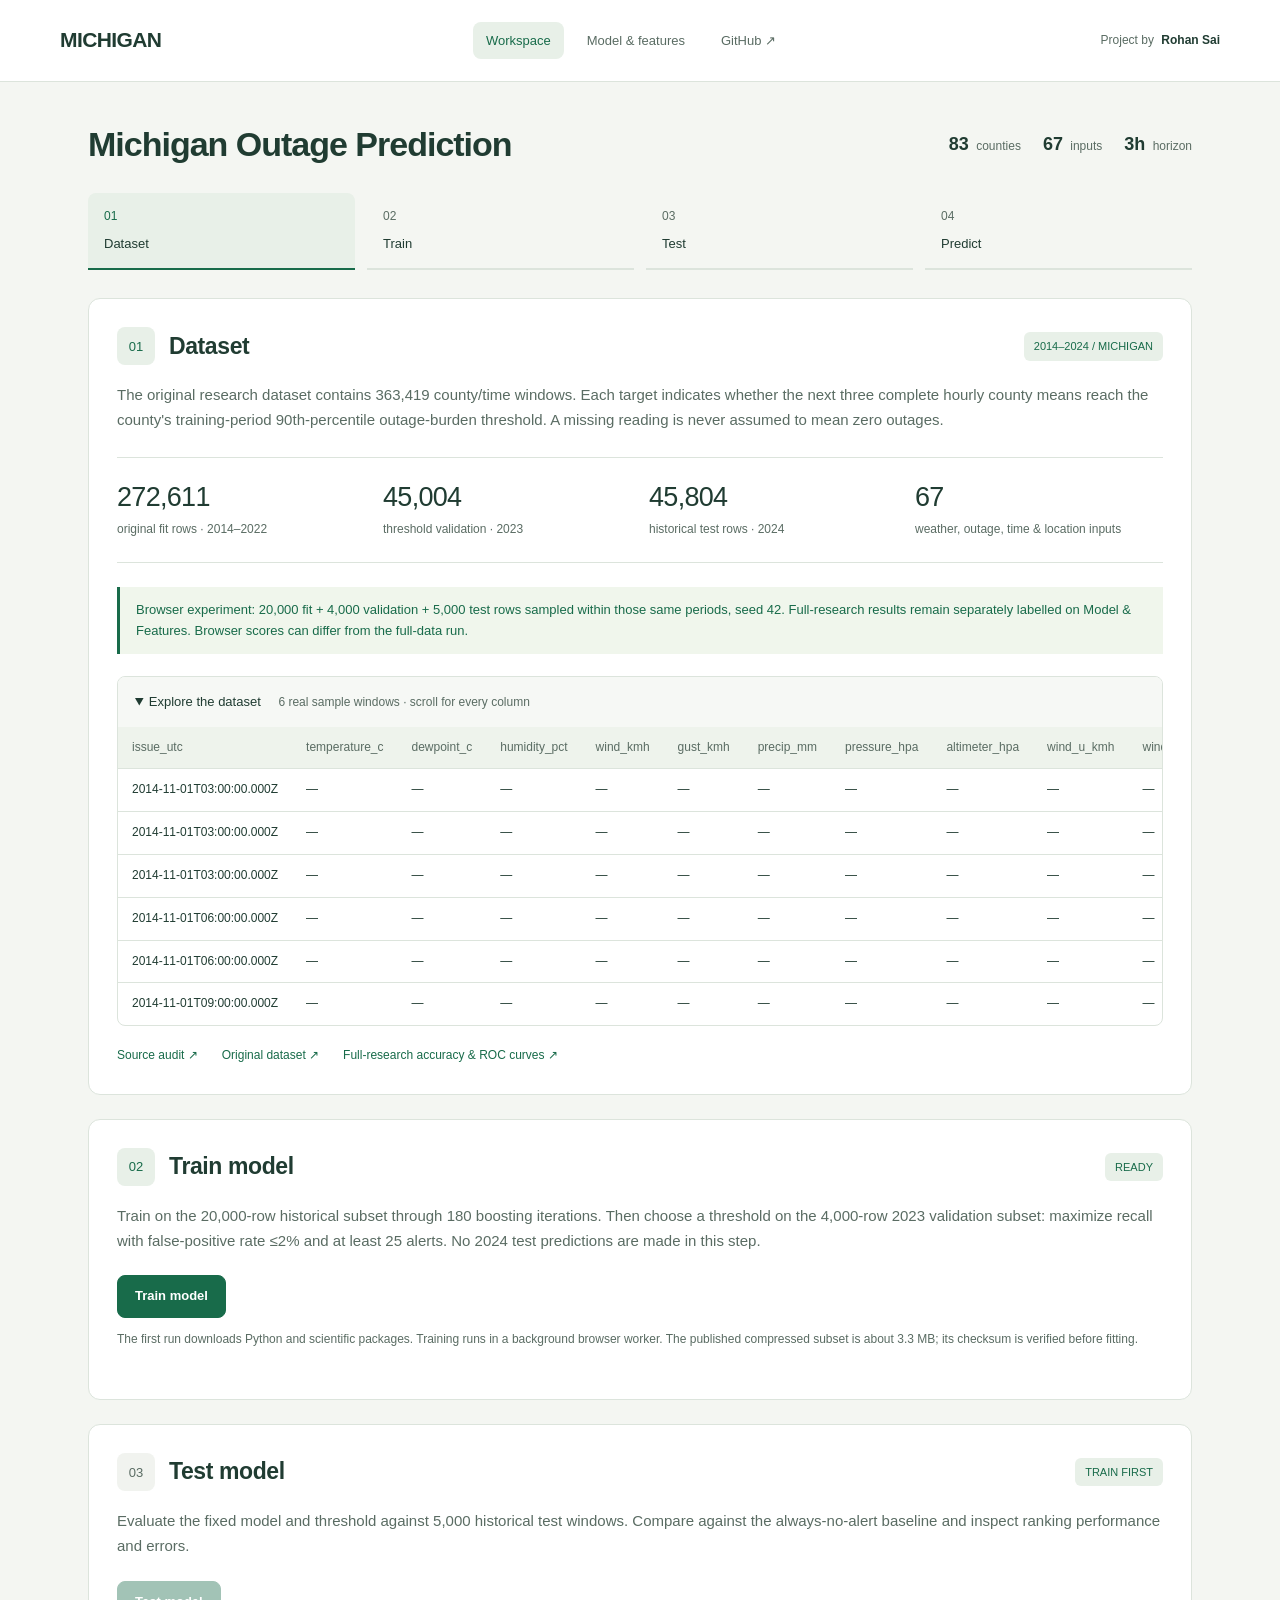
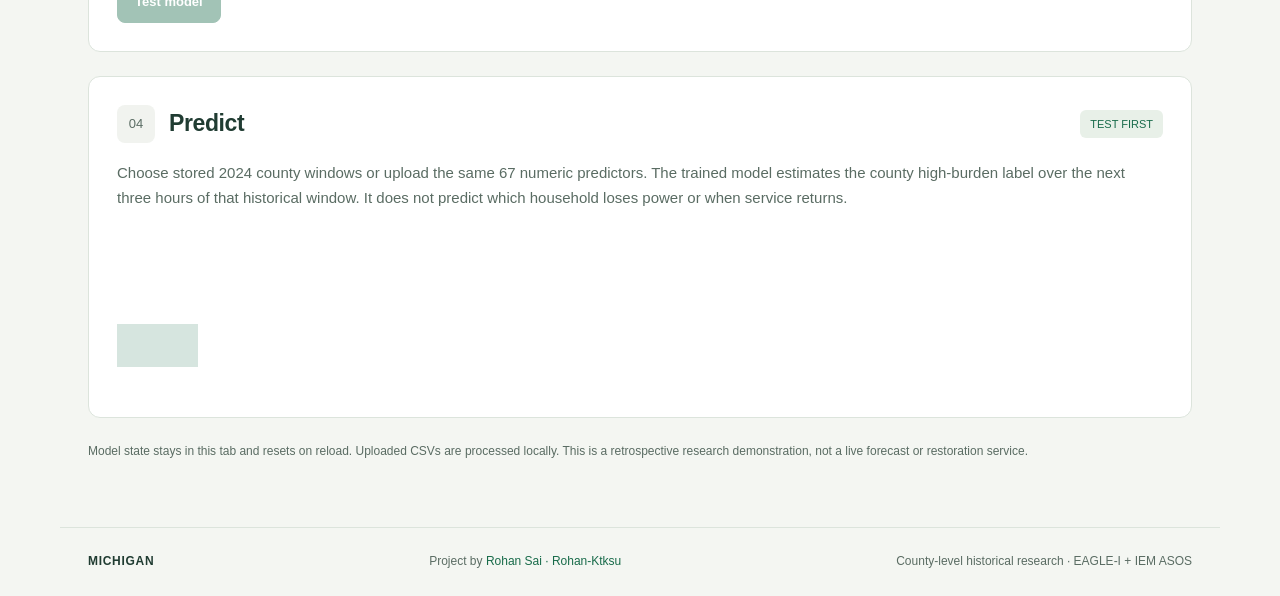
<file: docs/index.html>
<!doctype html><html lang="en"><head><meta charset="utf-8"><meta name="viewport" content="width=device-width,initial-scale=1"><meta name="description" content="Rohan Sai's interactive Michigan county outage-burden research model."><title>Michigan Outage Lab · Rohan Sai</title><link rel="stylesheet" href="site.css"><script src="ui.js" defer></script><script src="app.js" defer></script></head><body><a class="skip" href="#main">Skip to content</a><header><a class="brand" href="./">MICHIGAN</a><nav aria-label="Main navigation"><a class="active" href="./">Workspace</a><a class="" href="model.html">Model &amp; features</a><a href="https://github.com/Rohan-Ktksu/michigan-powercut-model/tree/guided-model-website">GitHub ↗</a></nav><div class="owner">Project by <b>Rohan Sai</b></div></header>
<main id="main"><section class="hero"><h1>Michigan Outage Prediction</h1><div class="project-stats"><span><b>83</b> counties</span><span><b>67</b> inputs</span><span><b>3h</b> horizon</span></div></section>
<ol class="journey" aria-label="Workflow progress"><li class="current"><a href="#dataset"><b>01</b> Dataset</a></li><li id="train-step"><a href="#training"><b>02</b> Train</a></li><li id="test-step"><a href="#testing"><b>03</b> Test</a></li><li id="predict-step"><a href="#prediction"><b>04</b> Predict</a></li></ol>
<section class="panel" id="dataset"><div class="section-head"><span class="step">01</span><div><h2>Dataset</h2></div><span class="badge">2014–2024 / MICHIGAN</span></div><p>The original research dataset contains 363,419 county/time windows. Each target indicates whether the next three complete hourly county means reach the county's training-period 90th-percentile outage-burden threshold. A missing reading is never assumed to mean zero outages.</p><div class="metrics"><div><strong>272,611</strong><span>original fit rows · 2014–2022</span></div><div><strong>45,004</strong><span>threshold validation · 2023</span></div><div><strong>45,804</strong><span>historical test rows · 2024</span></div><div><strong>67</strong><span>weather, outage, time & location inputs</span></div></div><p class="success">Browser experiment: 20,000 fit + 4,000 validation + 5,000 test rows sampled within those same periods, seed 42. Full-research results remain separately labelled on Model & Features. Browser scores can differ from the full-data run.</p><details open><summary>Explore the dataset <span>6 real sample windows · scroll for every column</span></summary><div class="table-scroll" id="data-preview" tabindex="0">Loading preview…</div></details><div class="links"><a href="https://github.com/Rohan-Ktksu/michigan-powercut-model/blob/main/source_audit.json">Source audit ↗</a><a href="https://github.com/Rohan-Ktksu/michigan-powercut-model/blob/main/michigan_short_horizon_dataset.csv">Original dataset ↗</a><a href="model.html#performance">Full-research accuracy & ROC curves ↗</a></div></section>
<section class="panel" id="training"><div class="section-head"><span class="step">02</span><div><h2>Train model</h2></div><span class="badge" id="train-badge">READY</span></div><p>Train on the 20,000-row historical subset through 180 boosting iterations. Then choose a threshold on the 4,000-row 2023 validation subset: maximize recall with false-positive rate ≤2% and at least 25 alerts. No 2024 test predictions are made in this step.</p><button class="primary" id="train" disabled>Train model</button><div class="progress-box" id="train-progress" hidden><label for="train-bar" id="train-status">Preparing…</label><progress id="train-bar" max="1" value="0"></progress><ol class="activity" id="train-log" aria-live="polite"></ol></div><p class="success" id="training-output" hidden></p><p class="note" id="runtime-note">The first run downloads Python and scientific packages. Training runs in a background browser worker. The published compressed subset is about 3.3 MB; its checksum is verified before fitting.</p></section>
<section class="panel locked" id="testing"><div class="section-head"><span class="step">03</span><div><h2>Test model</h2></div><span class="badge" id="test-badge">TRAIN FIRST</span></div><p>Evaluate the fixed model and threshold against 5,000 historical test windows. Compare against the always-no-alert baseline and inspect ranking performance and errors.</p><button class="primary" id="test" disabled>Test model</button><div class="progress-box" id="test-progress" hidden><label for="test-bar" id="test-status">Evaluating…</label><progress id="test-bar" max="1" value="0"></progress></div><div id="test-content" hidden><p class="success" id="test-source"></p><p id="test-note"></p><div class="metrics" id="test-metrics"></div><p id="test-baseline"></p><div class="chart-pair"><div id="test-roc"></div><div id="test-pr"></div></div><h3>Confusion matrix · actual rows, predicted columns</h3><div class="table-scroll" id="test-confusion"></div><details><summary>Class report & interpretation</summary><pre class="report" id="test-report"></pre></details><button class="secondary" id="download-results">Download evaluation & curve data ↓</button><a class="text-link" href="model.html#performance">View this run on Model & Features ↗</a></div></section>
<section class="panel locked" id="prediction"><div class="section-head"><span class="step">04</span><div><h2>Predict</h2></div><span class="badge" id="predict-badge">TEST FIRST</span></div><p>Choose stored 2024 county windows or upload the same 67 numeric predictors. The trained model estimates the county high-burden label over the next three hours of that historical window. It does not predict which household loses power or when service returns.</p><fieldset id="prediction-controls" disabled><div class="form-grid"><label>Data source<select id="prediction-source"><option value="bundled">Bundled historical test records</option><option value="upload">Upload a CSV</option></select></label><label id="county-label">County<select id="county"><option>All counties</option></select></label><label id="count-label">Records<input type="number" id="count" min="1" max="100" value="10"></label></div><div id="upload-box" hidden><label>County/time feature data · CSV ≤5 MB, ≤1,000 rows<input id="upload" type="file" accept=".csv,text/csv"></label><button class="secondary" id="template">Download input template ↓</button></div><button class="primary" id="predict">Predict</button></fieldset><p role="status" id="predict-status"></p><div id="prediction-output" hidden><div class="metrics" id="prediction-metrics"></div><div class="table-scroll" id="predictions"></div><details><summary>Inspect the model inputs</summary><div class="table-scroll" id="prediction-inputs"></div></details><button class="secondary" id="download-predictions">Download predictions (CSV) ↓</button><p class="note">The score is uncalibrated. An alert indicates model output for a relative county burden label; a no-alert result does not guarantee no outage.</p></div></section>
<div class="error" id="error" role="alert" hidden></div><p class="note">Model state stays in this tab and resets on reload. Uploaded CSVs are processed locally. This is a retrospective research demonstration, not a live forecast or restoration service.</p></main><footer><span>MICHIGAN</span><p>Project by <a href="https://github.com/Rohan-Ktksu">Rohan Sai · Rohan-Ktksu</a></p><p>County-level historical research · EAGLE-I + IEM ASOS</p></footer></body></html>
</file>
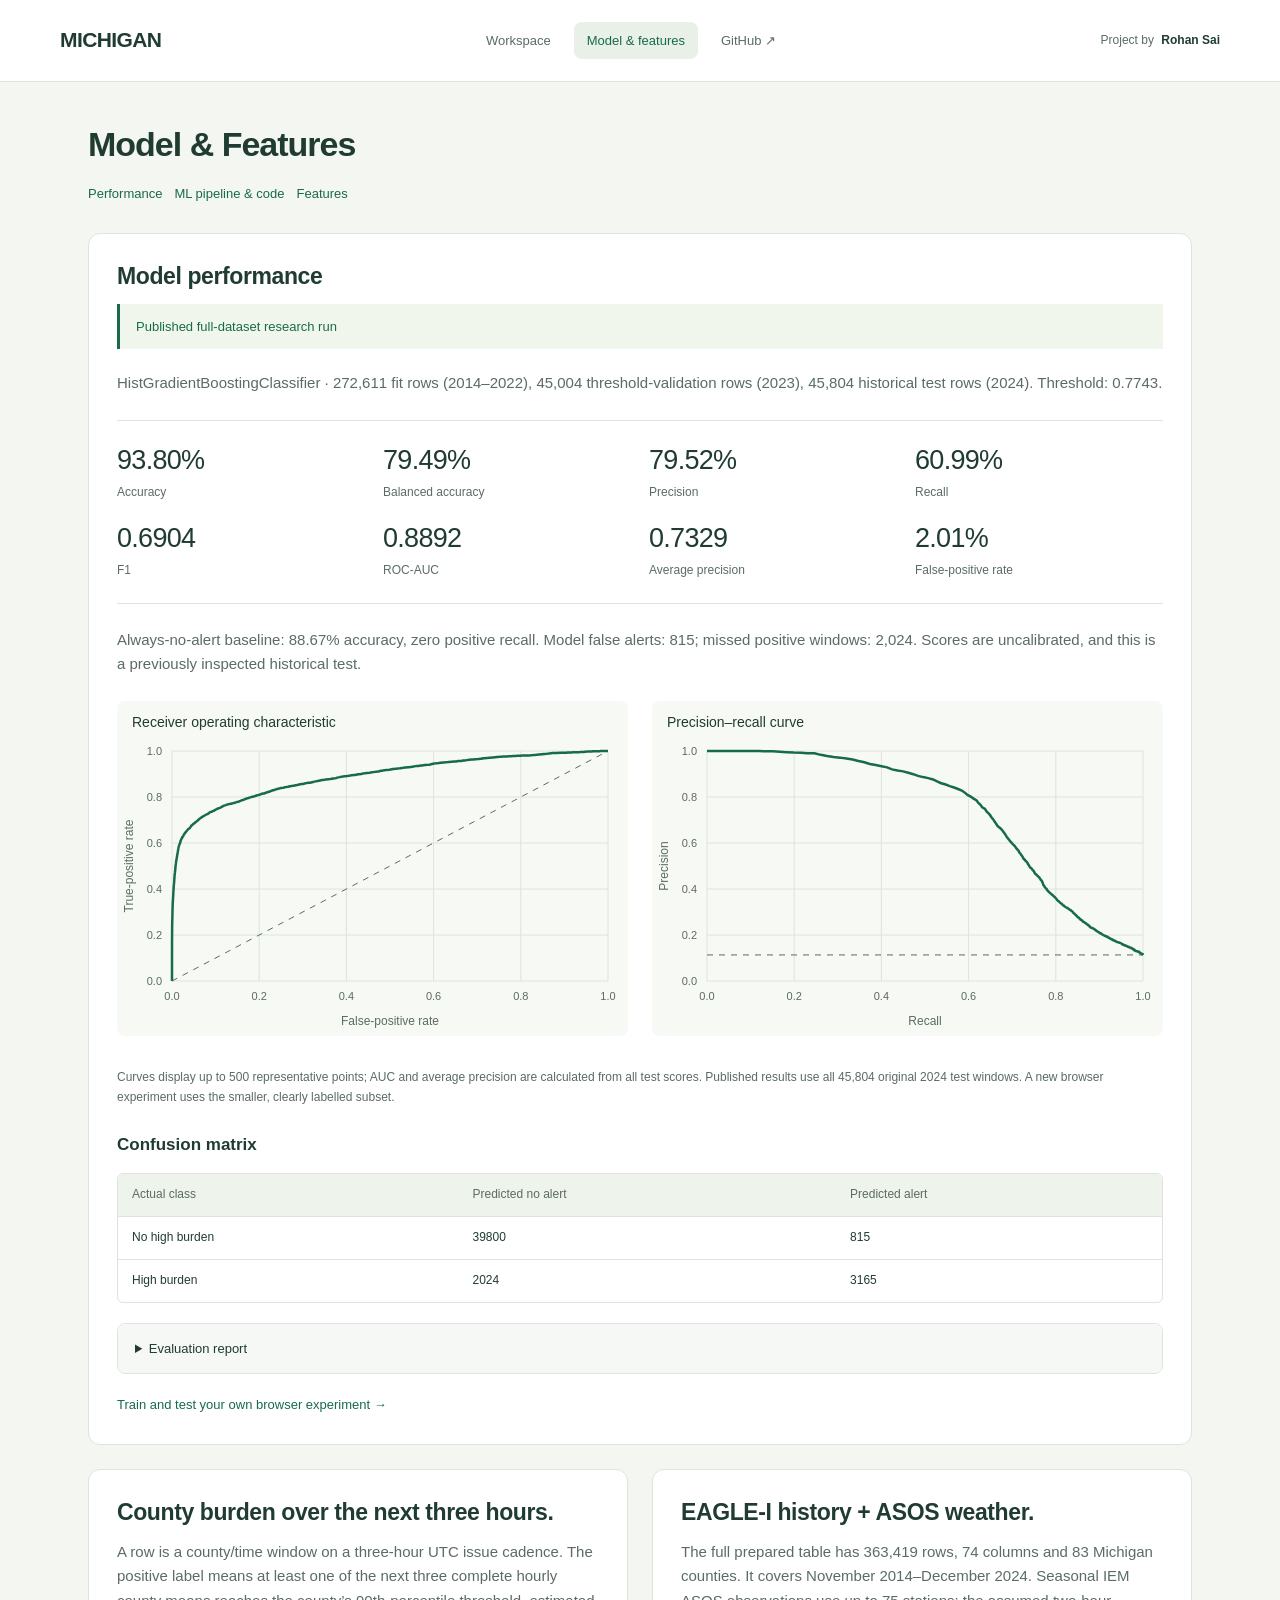
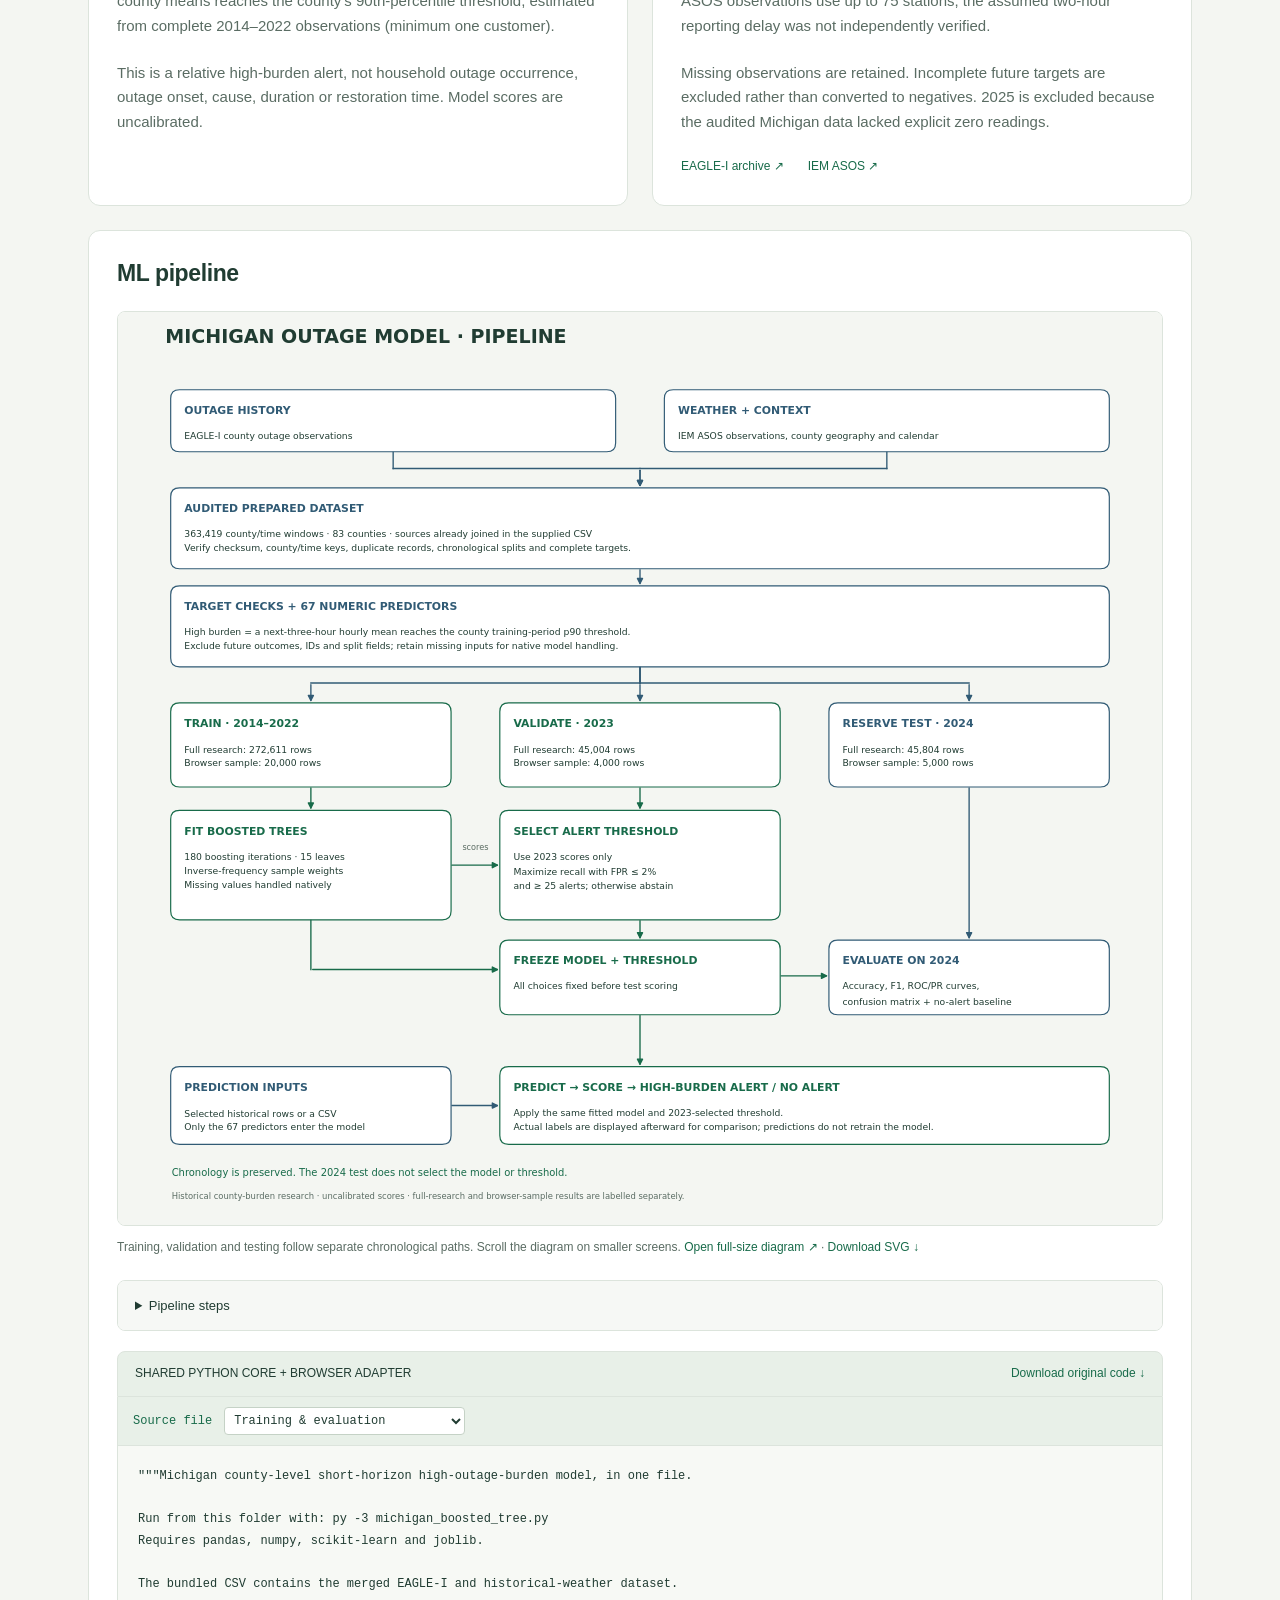
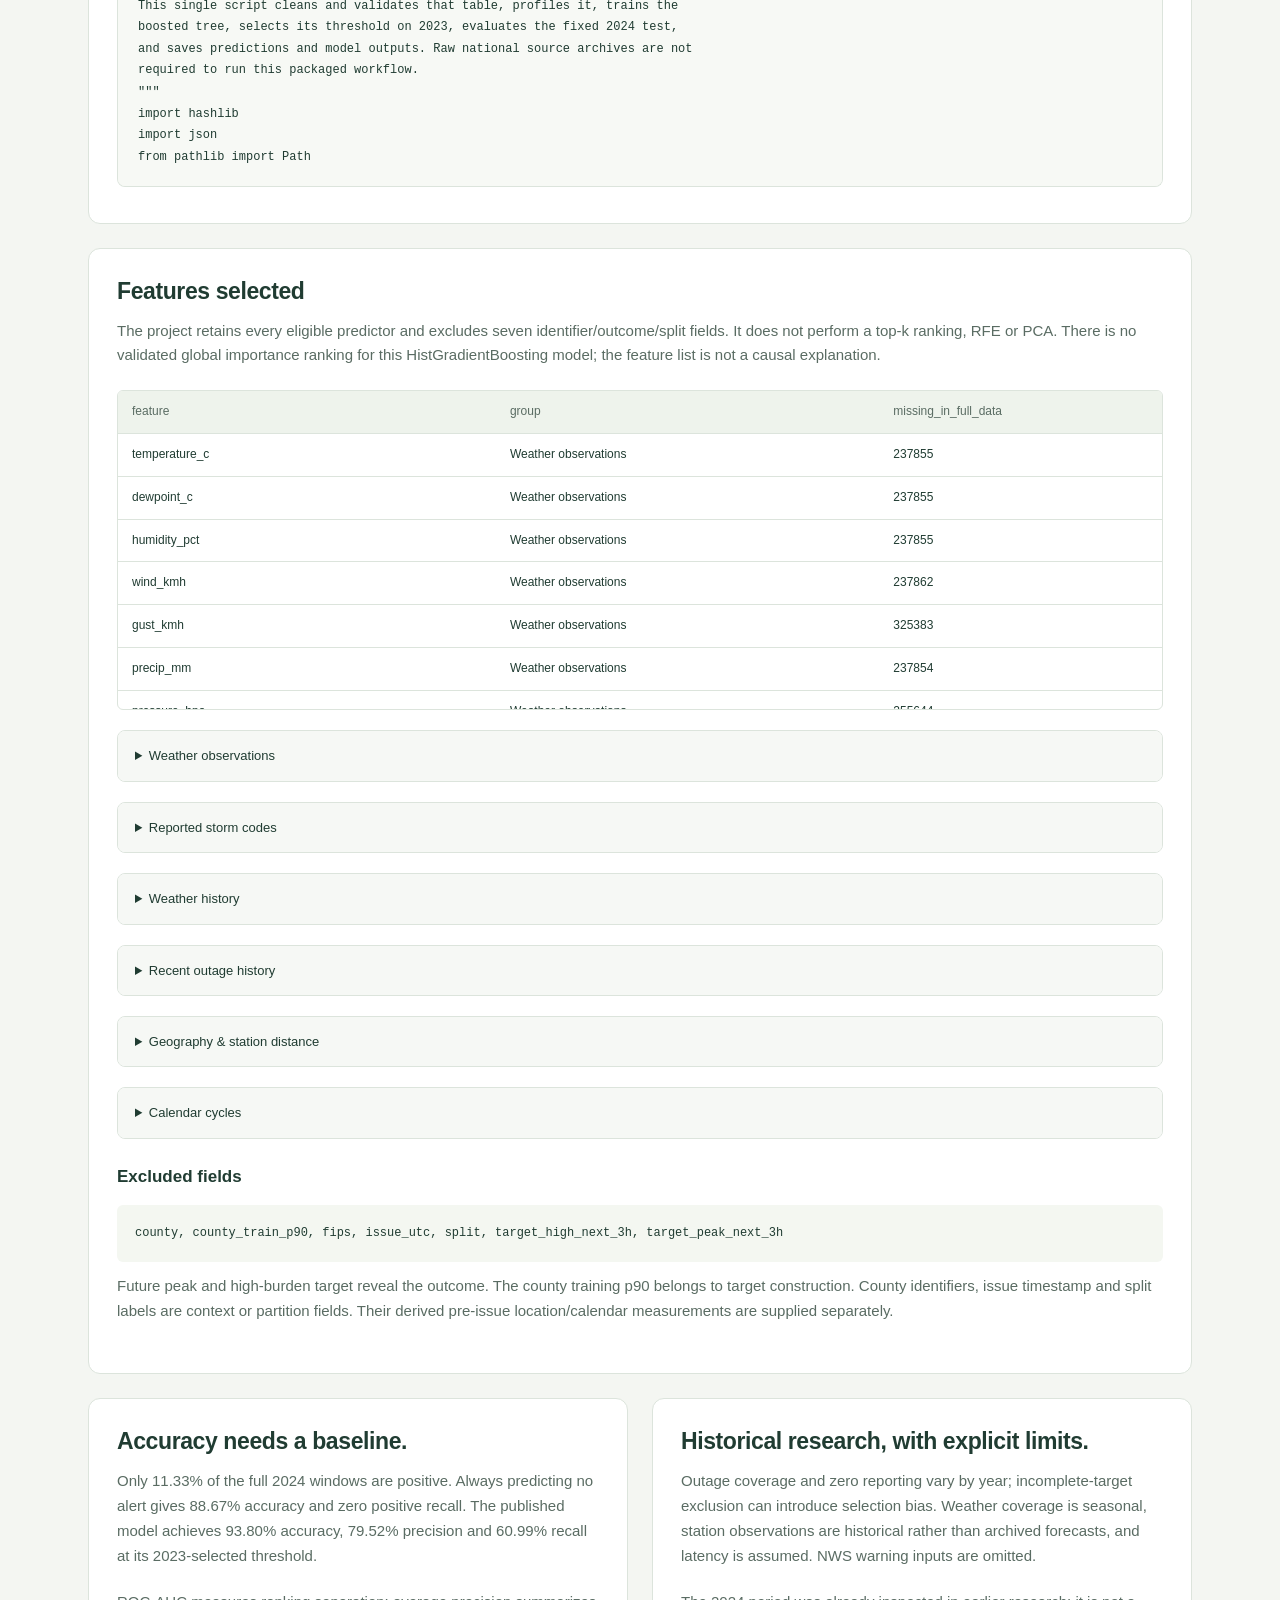
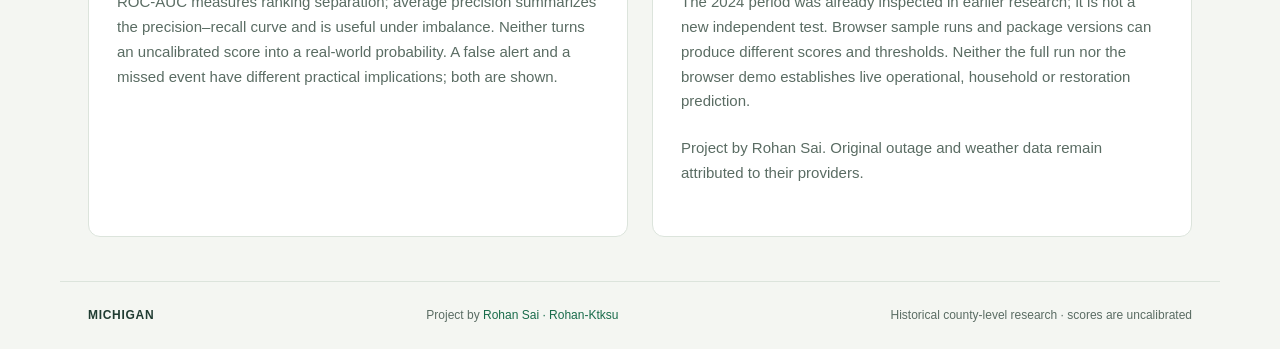
<file: docs/model.html>
<!doctype html><html lang="en"><head><meta charset="utf-8"><meta name="viewport" content="width=device-width,initial-scale=1"><title>Model & Features · Michigan Outage Lab</title><meta name="description" content="Rohan Sai's Michigan model accuracy, ROC curves, features and evaluation protocol."><link rel="stylesheet" href="site.css"><script src="ui.js" defer></script><script src="model.js" defer></script></head><body><a class="skip" href="#main">Skip to content</a><header><a class="brand" href="./">MICHIGAN</a><nav aria-label="Main navigation"><a class="" href="./">Workspace</a><a class="active" href="model.html">Model &amp; features</a><a href="https://github.com/Rohan-Ktksu/michigan-powercut-model/tree/guided-model-website">GitHub ↗</a></nav><div class="owner">Project by <b>Rohan Sai</b></div></header><main id="main"><section class="model-hero"><h1>Model &amp; Features</h1><nav class="section-links" aria-label="Model sections"><a href="#performance">Performance</a><a href="#pipeline">ML pipeline &amp; code</a><a href="#features-section">Features</a></nav></section>
<section class="panel" id="performance"><h2>Model performance</h2><p class="success" id="saved-source">Loading results…</p><p id="saved-note"></p><div id="saved-content" hidden><div class="metrics" id="saved-metrics"></div><p id="saved-baseline"></p><div class="chart-pair"><div id="saved-roc"></div><div id="saved-pr"></div></div><p class="note">Curves display up to 500 representative points; AUC and average precision are calculated from all test scores. Published results use all 45,804 original 2024 test windows. A new browser experiment uses the smaller, clearly labelled subset.</p><h3>Confusion matrix</h3><div class="table-scroll" id="saved-confusion"></div><details><summary>Evaluation report</summary><pre class="report" id="saved-report"></pre></details><a class="text-link" href="./#training">Train and test your own browser experiment →</a></div></section>
<div class="article-grid"><section class="panel"><h2>County burden over the next three hours.</h2><p>A row is a county/time window on a three-hour UTC issue cadence. The positive label means at least one of the next three complete hourly county means reaches the county’s 90th-percentile threshold, estimated from complete 2014–2022 observations (minimum one customer).</p><p>This is a relative high-burden alert, not household outage occurrence, outage onset, cause, duration or restoration time. Model scores are uncalibrated.</p></section><section class="panel"><h2>EAGLE-I history + ASOS weather.</h2><p>The full prepared table has 363,419 rows, 74 columns and 83 Michigan counties. It covers November 2014–December 2024. Seasonal IEM ASOS observations use up to 75 stations; the assumed two-hour reporting delay was not independently verified.</p><p>Missing observations are retained. Incomplete future targets are excluded rather than converted to negatives. 2025 is excluded because the audited Michigan data lacked explicit zero readings.</p><div class="links"><a href="https://doi.org/10.6084/m9.figshare.24237376">EAGLE-I archive ↗</a><a href="https://mesonet.agron.iastate.edu/request/download.phtml">IEM ASOS ↗</a></div></section>
<section class="panel full" id="pipeline"><h2>ML pipeline</h2><figure class="pipeline-diagram"><div class="pipeline-canvas" tabindex="0" role="region" aria-label="Scrollable model pipeline diagram"><img src="pipeline/michigan_pipeline.svg" alt="Michigan model pipeline: audited county and weather data, 67 predictors, chronological train/validation/test branches, boosted-tree fitting, validation-only threshold selection, historical evaluation, and prediction." loading="lazy"></div><figcaption>Training, validation and testing follow separate chronological paths. Scroll the diagram on smaller screens. <a href="pipeline/michigan_pipeline.svg" target="_blank" rel="noopener">Open full-size diagram ↗</a> · <a href="pipeline/michigan_pipeline.svg" download>Download SVG ↓</a></figcaption></figure><details><summary>Pipeline steps</summary><ol><li><b>Audit & validate.</b> Check the original SHA-256, timestamps, county IDs, duplicate county/time keys, complete binary targets and agreement with future peaks/training-period county thresholds. The browser verifies the published subset’s separate checksum.</li><li><b>Keep the chronology.</b> Original fit: 272,611 rows in 2014–2022. Threshold validation: 45,004 rows in 2023. Fixed historical test: 45,804 rows in 2024. The browser samples 20,000 / 4,000 / 5,000 rows within those same partitions, seed 42.</li><li><b>Preserve missing inputs.</b> HistGradientBoosting handles NaN values natively. No scaling, one-hot encoding or synthetic zero-filling is used for these numeric predictors.</li><li><b>Train.</b> Fit inverse-frequency weighted examples with 180 boosted-tree iterations, learning rate 0.05, maximum 15 leaves, minimum leaf size 40, L2 regularization 2, seed 42 and no early stopping. Browser warm-start batches expose actual iteration progress; the statistical settings match the original model.</li><li><b>Choose a threshold on 2023 only.</b> Maximize validation recall while FPR ≤2% and alerts ≥25; ties prefer precision, then the higher threshold. If infeasible, abstain. The validation constraint is not guaranteed on a later year.</li><li><b>Test.</b> Score 2024 after fitting and threshold selection are fixed. Show accuracy, balanced accuracy, precision, recall, F1, ROC-AUC, average precision, false alerts, misses and an always-no-alert baseline.</li><li><b>Predict.</b> Send only the 67 numeric inputs through the fitted model. County/time context and actual targets can be displayed afterward, but never enter model inputs. Uploads do not retrain or change the evaluation.</li></ol></details><div class="code-header"><span>SHARED PYTHON CORE + BROWSER ADAPTER</span><a href="runtime/michigan_boosted_tree.py" download>Download original code ↓</a></div><iframe src="source.html" title="Scrollable Michigan model Python source" class="code-frame" loading="lazy"></iframe></section>
<section class="panel full" id="features-section"><h2>Features selected</h2><p>The project retains every eligible predictor and excludes seven identifier/outcome/split fields. It does not perform a top-k ranking, RFE or PCA. There is no validated global importance ranking for this HistGradientBoosting model; the feature list is not a causal explanation.</p><div class="table-scroll" id="features" tabindex="0">Loading feature schema…</div><div id="feature-groups"></div><h3>Excluded fields</h3><pre class="plain-code" id="excluded"></pre><p>Future peak and high-burden target reveal the outcome. The county training p90 belongs to target construction. County identifiers, issue timestamp and split labels are context or partition fields. Their derived pre-issue location/calendar measurements are supplied separately.</p></section>
<section class="panel"><h2>Accuracy needs a baseline.</h2><p>Only 11.33% of the full 2024 windows are positive. Always predicting no alert gives 88.67% accuracy and zero positive recall. The published model achieves 93.80% accuracy, 79.52% precision and 60.99% recall at its 2023-selected threshold.</p><p>ROC-AUC measures ranking separation; average precision summarizes the precision–recall curve and is useful under imbalance. Neither turns an uncalibrated score into a real-world probability. A false alert and a missed event have different practical implications; both are shown.</p></section><section class="panel"><h2>Historical research, with explicit limits.</h2><p>Outage coverage and zero reporting vary by year; incomplete-target exclusion can introduce selection bias. Weather coverage is seasonal, station observations are historical rather than archived forecasts, and latency is assumed. NWS warning inputs are omitted.</p><p>The 2024 period was already inspected in earlier research; it is not a new independent test. Browser sample runs and package versions can produce different scores and thresholds. Neither the full run nor the browser demo establishes live operational, household or restoration prediction.</p><p>Project by Rohan Sai. Original outage and weather data remain attributed to their providers.</p></section></div></main><footer><span>MICHIGAN</span><p>Project by <a href="https://github.com/Rohan-Ktksu">Rohan Sai · Rohan-Ktksu</a></p><p>Historical county-level research · scores are uncalibrated</p></footer></body></html>
</file>
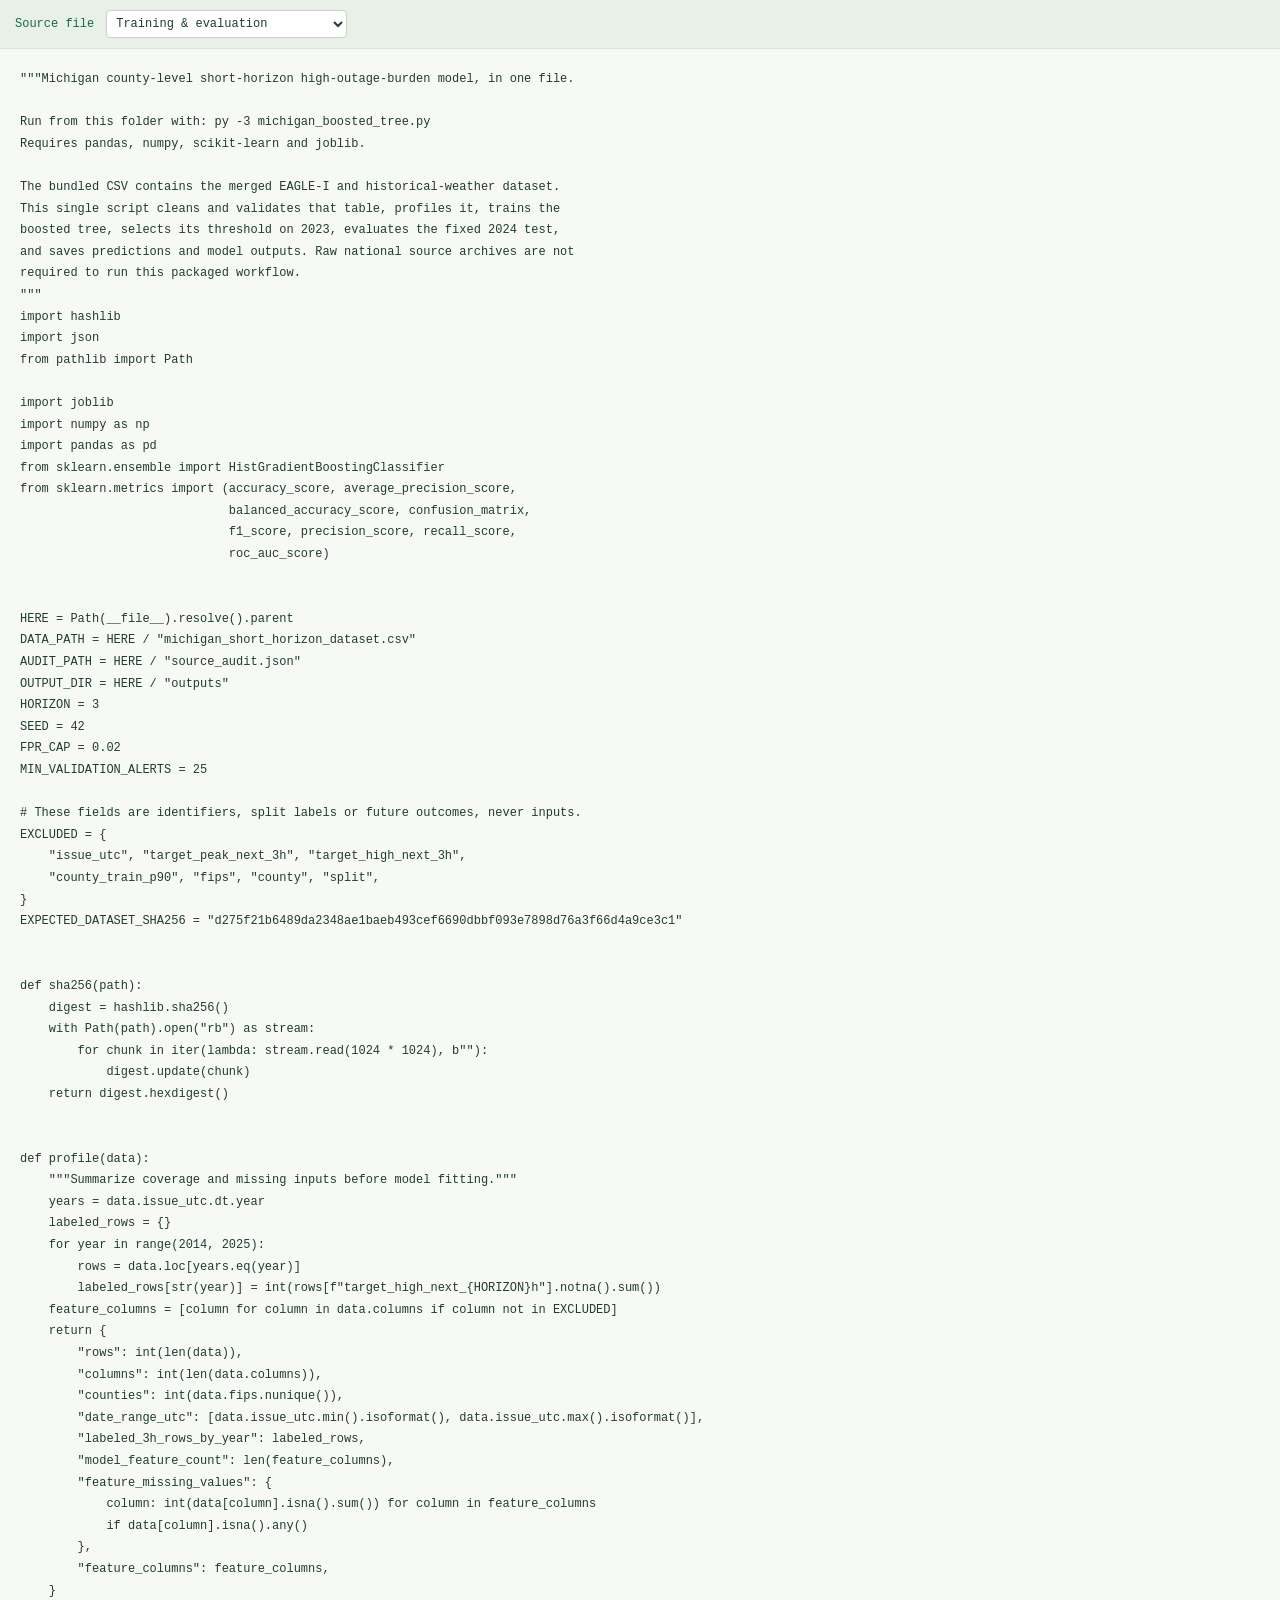
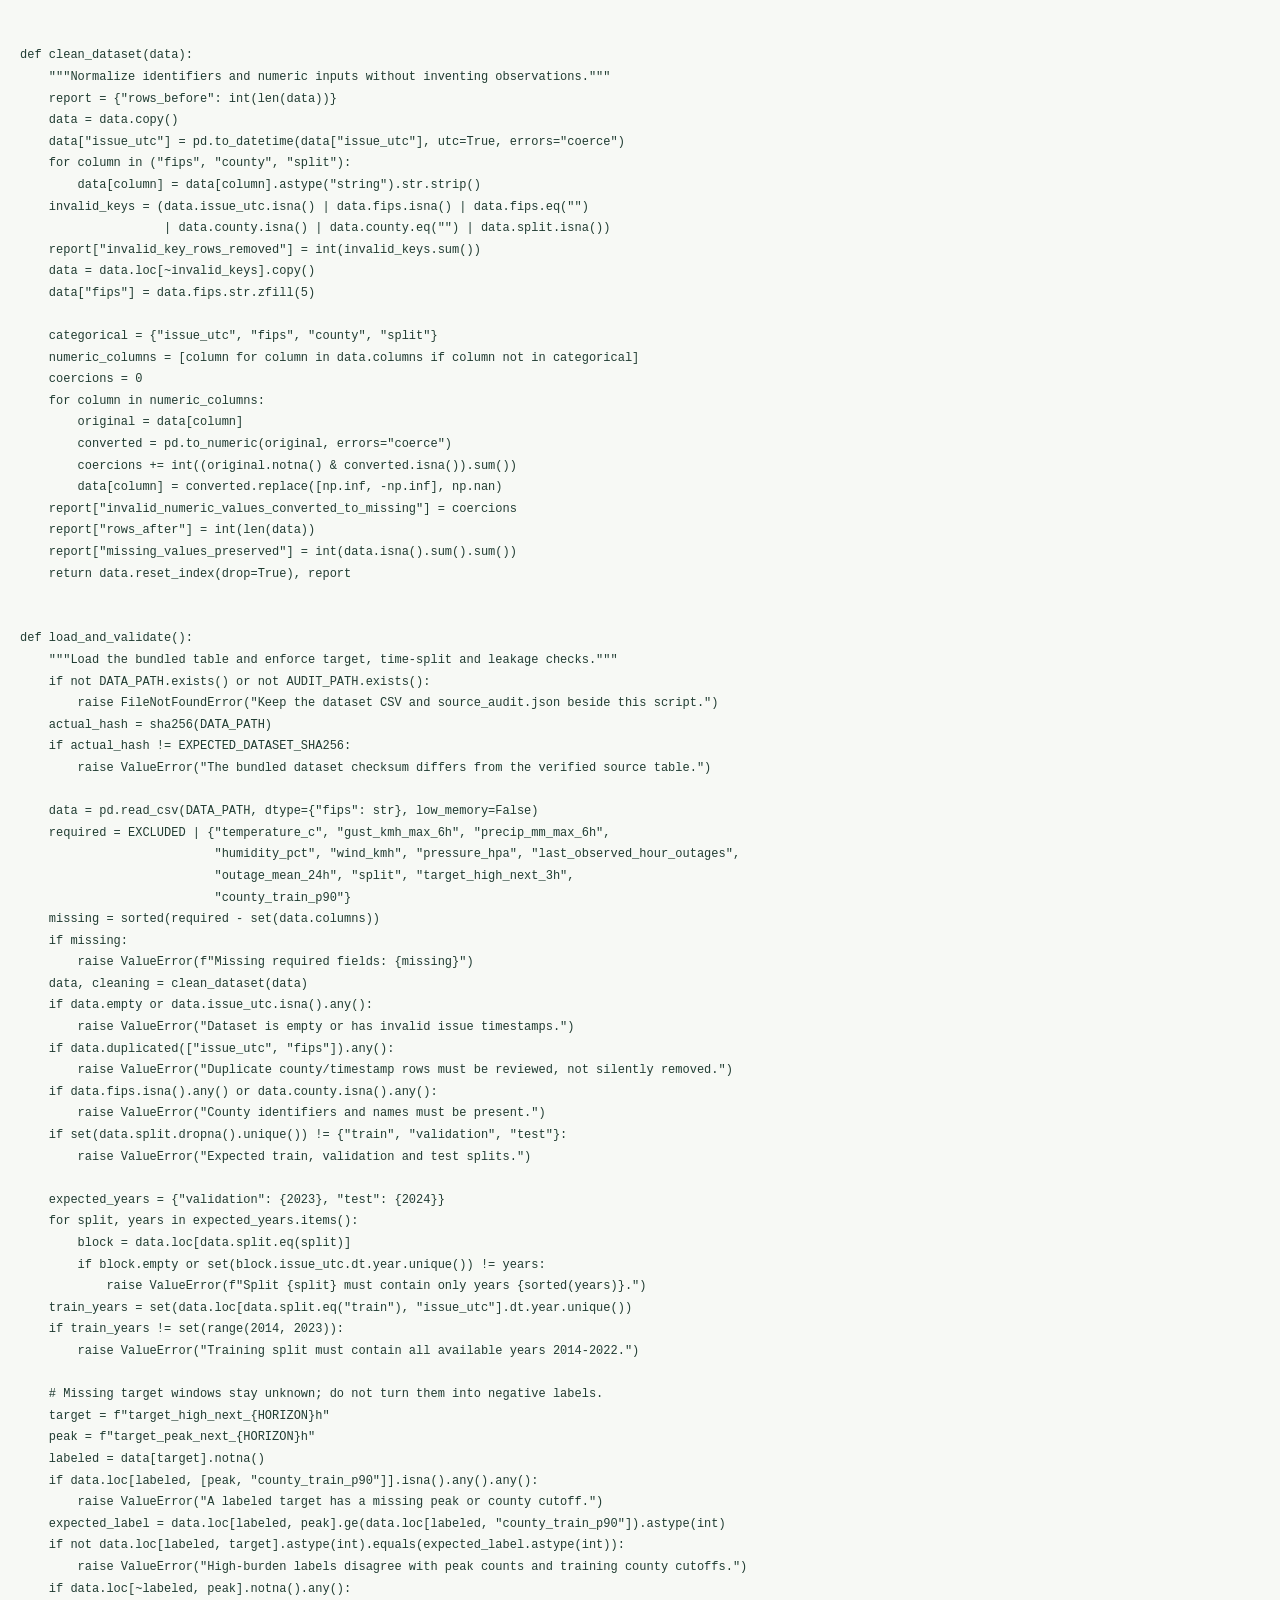
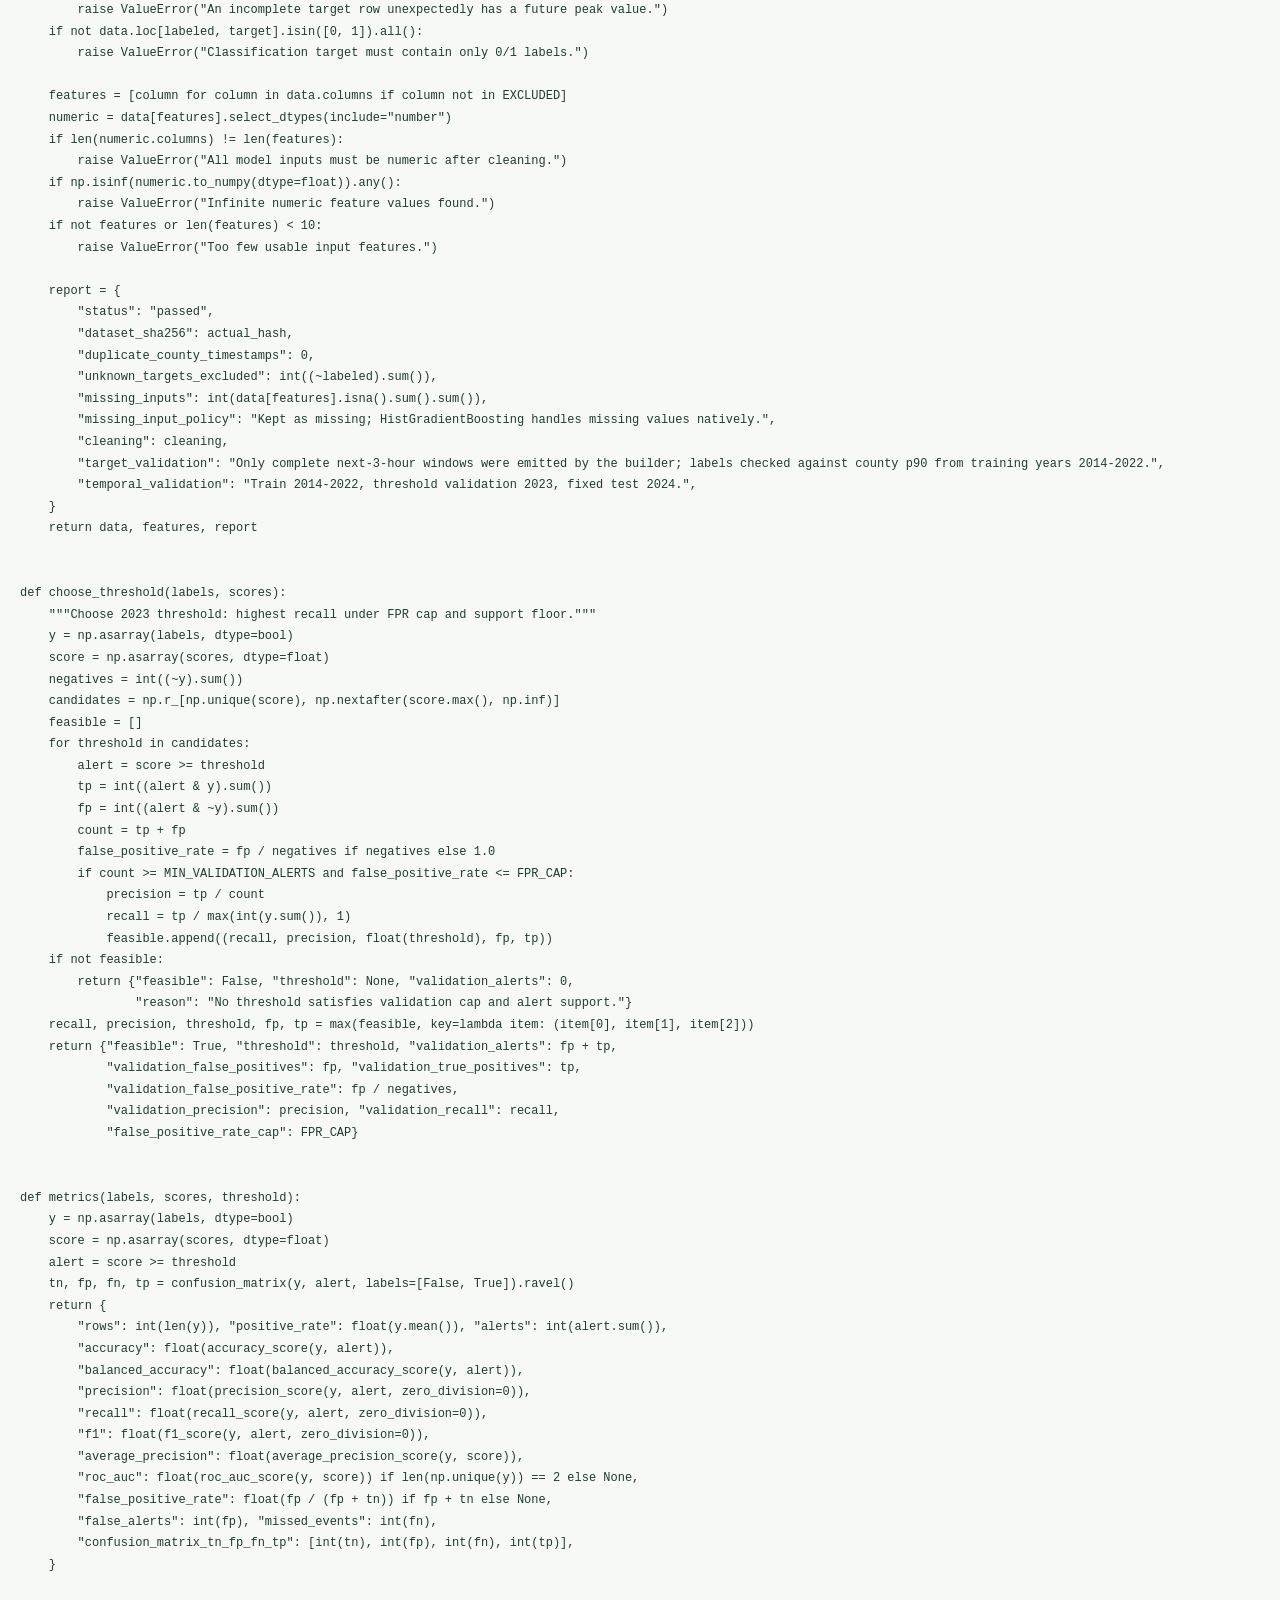
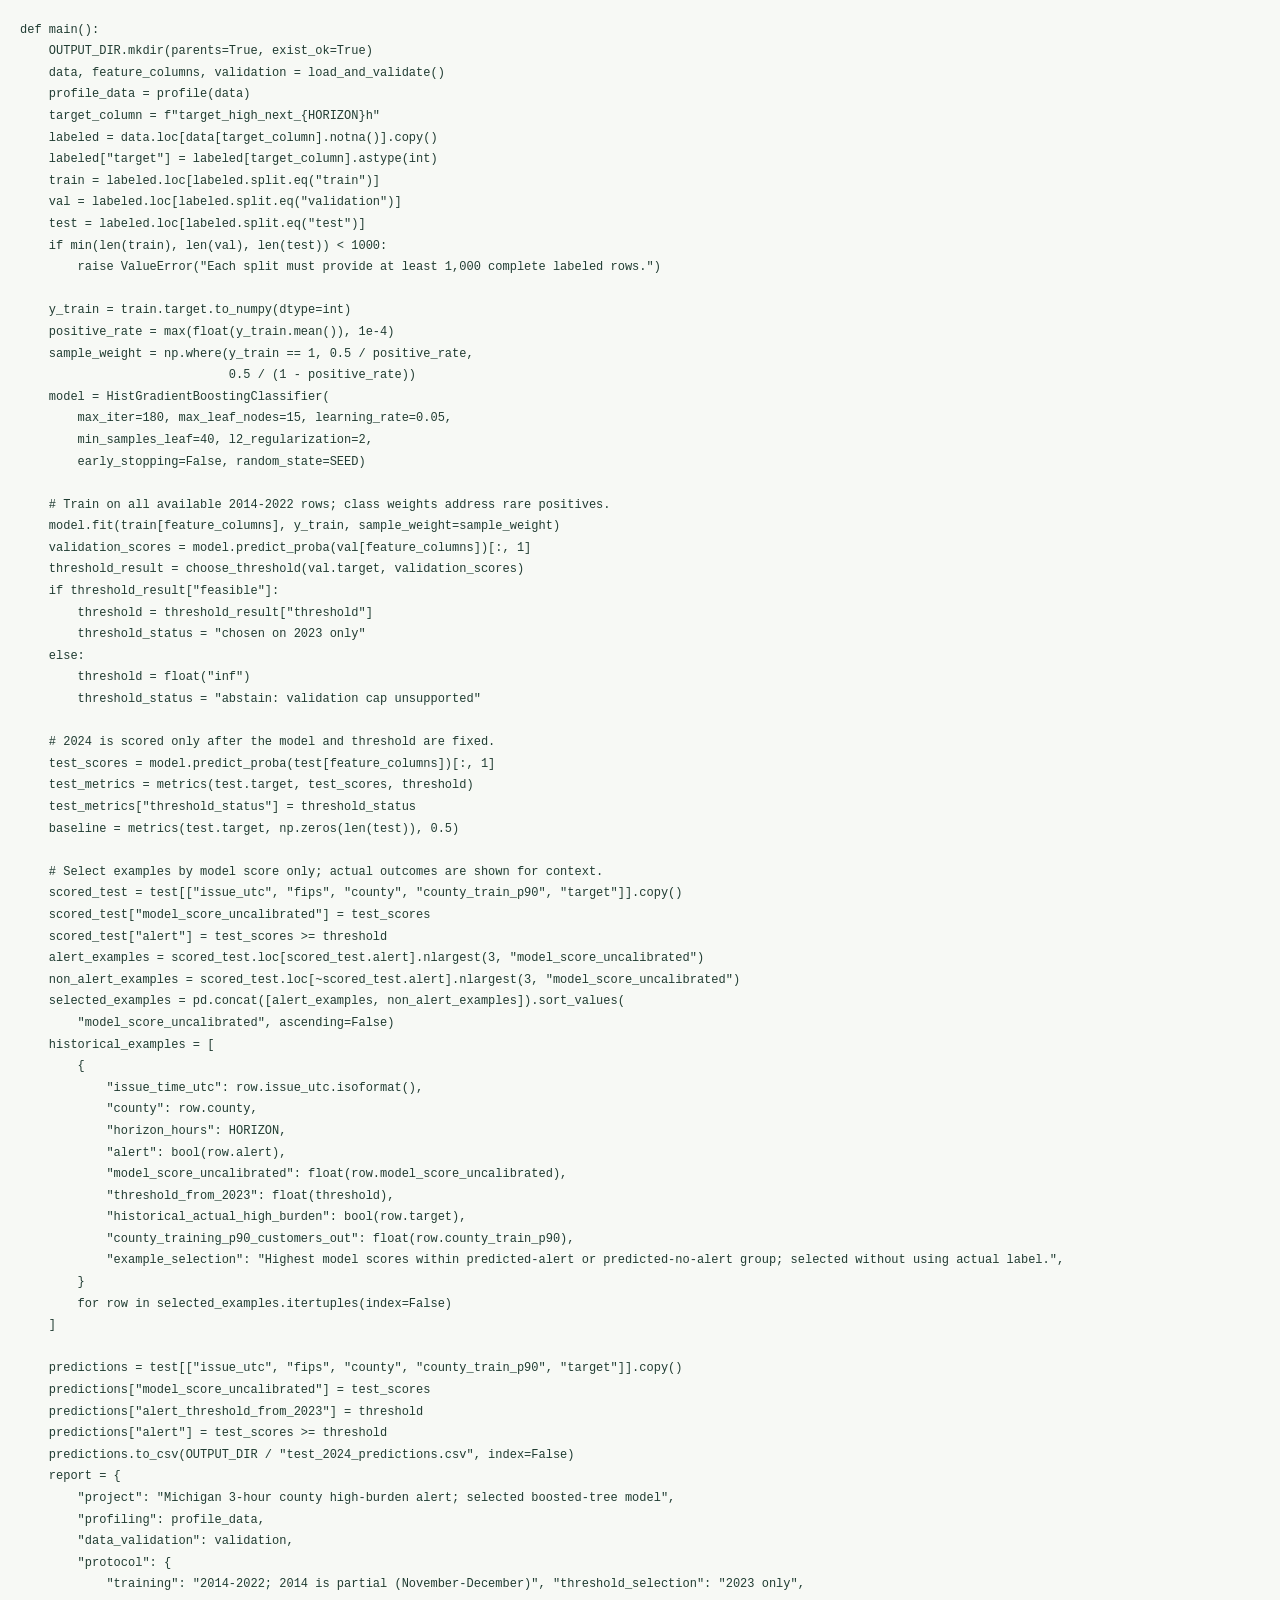
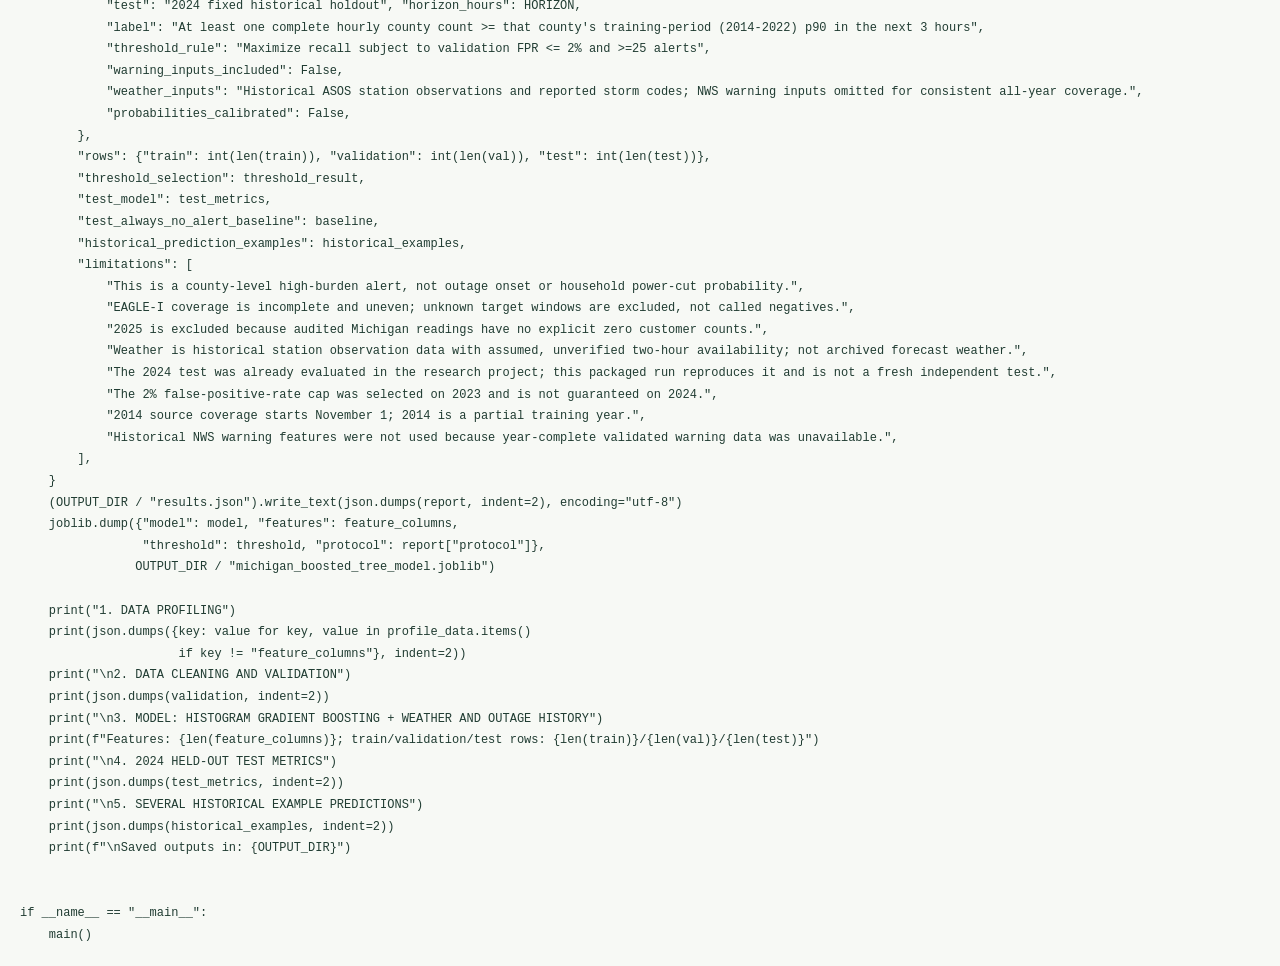
<file: docs/source.html>
<!doctype html><html lang="en"><head><meta charset="utf-8"><meta name="viewport" content="width=device-width,initial-scale=1"><title>Michigan Python source</title><style>
body{margin:0;background:#f7f9f5;color:#203c32;font:12px/1.8 ui-monospace,Consolas,monospace}
header{position:sticky;top:0;background:#e8f0e8;padding:10px 15px;border-bottom:1px solid #dce4dc}
label{color:#186b4a}select{font:inherit;background:#fff;border:1px solid #c5d2c6;border-radius:4px;color:#203c32;padding:5px;margin-left:12px;max-width:100%}
pre{margin:0;padding:20px;tab-size:4}select:focus-visible{outline:2px solid #186b4a;outline-offset:2px}
@media(max-width:420px){select{display:block;margin:6px 0 0;width:100%}}
</style></head><body><header><label>Source file<select id="file"><option value="michigan_boosted_tree.py">Training & evaluation</option><option value="michigan_web_core.py">Input validation & prediction</option><option value="browser_runner.py">Browser execution bridge</option></select></label></header><pre id="source">Loading source…</pre><script>const file=document.getElementById('file'),source=document.getElementById('source');async function load(){try{const response=await fetch('runtime/'+file.value);if(!response.ok)throw Error('Unable to load source');source.textContent=await response.text()}catch(error){source.textContent=error.message}}file.onchange=load;load();</script></body></html>
</file>
<file: docs/site.css>
:root {
  color-scheme: light;
  --bg:#f4f6f2; --panel:#fff; --line:#dce4dc; --muted:#5a6c63;
  --ink:#203c32; --teal:#186b4a; --blue:#315b75; --soft:#e8f0e8;
}
* { box-sizing:border-box }
html { scroll-behavior:smooth; scroll-padding-top:24px }
body { margin:0; background:var(--bg); color:var(--ink); font:15px/1.65 Arial,sans-serif }
a { color:var(--teal); text-decoration:none }
a:hover { text-decoration:underline }
button,a,input,select,summary { touch-action:manipulation }
:focus-visible { outline:3px solid var(--teal); outline-offset:4px }
header { display:flex; align-items:center; justify-content:space-between; gap:24px; padding:22px max(28px,calc((100% - 1160px)/2)); border-bottom:1px solid var(--line); background:var(--panel) }
.brand { font-size:21px; font-weight:700; letter-spacing:-.6px; color:var(--ink) }
nav { display:flex; gap:10px; align-items:center; flex-wrap:wrap; font-size:13px }
nav a { padding:8px 13px; color:var(--muted); border-radius:8px }
nav a.active { background:var(--soft); color:var(--teal) }
.owner { font-size:12px; color:var(--muted); white-space:nowrap }
.owner b { color:var(--ink); margin-left:4px }
main { max-width:1160px; margin:auto; padding:0 28px 44px; min-width:0 }
.hero,.model-hero { padding:42px 0 28px }
.hero { display:flex; align-items:center; justify-content:space-between; gap:24px; flex-wrap:wrap }
h1 { font-size:34px; line-height:1.2; font-weight:600; letter-spacing:-1px; margin:0 }
h2 { font-size:23px; line-height:1.3; font-weight:600; letter-spacing:-.4px; margin:0 }
h3 { font-size:17px; font-weight:600; margin:24px 0 14px }
p { color:var(--muted); margin:12px 0 22px }
.project-stats { display:flex; gap:22px; flex-wrap:wrap; color:var(--muted); font-size:12px }
.project-stats b { color:var(--ink); font-size:18px; margin-right:4px }
.journey { list-style:none; display:grid; grid-template-columns:repeat(4,minmax(0,1fr)); gap:12px; padding:0; margin:0 0 28px }
.journey li { border-bottom:2px solid var(--line) }
.journey a { display:block; padding:14px 16px; color:var(--ink); font-size:13px }
.journey b { display:block; color:var(--muted); font-weight:500; font-size:12px; margin-bottom:6px }
.journey .current { border-color:var(--teal); background:var(--soft); border-radius:8px 8px 0 0 }
.journey .current b { color:var(--teal) }
.panel { border:1px solid var(--line); background:var(--panel); border-radius:12px; padding:28px; margin-bottom:24px; scroll-margin-top:24px; min-width:0 }
.section-head { display:flex; align-items:center; gap:14px; margin-bottom:18px }
.step { display:grid; place-items:center; color:var(--teal); background:var(--soft); border-radius:8px; min-width:38px; height:38px; font-size:13px }
.badge { margin-left:auto; padding:5px 10px; color:var(--teal); background:var(--soft); border-radius:6px; font-size:11px; white-space:nowrap }
.metrics { display:grid; grid-template-columns:repeat(4,minmax(0,1fr)); gap:18px; margin:24px 0; padding:22px 0; border-top:1px solid var(--line); border-bottom:1px solid var(--line) }
.metrics strong { display:block; font-size:27px; line-height:1.3; font-weight:500; color:var(--ink); letter-spacing:-.7px; font-variant-numeric:tabular-nums }
.metrics span { display:block; font-size:12px; color:var(--muted); margin-top:5px }
.button,button { display:inline-flex; align-items:center; justify-content:center; gap:18px; padding:11px 17px; background:var(--teal); color:#fff; border:1px solid var(--teal); border-radius:8px; font:600 13px/1.4 Arial,sans-serif; cursor:pointer; text-decoration:none }
.button:hover,button:hover:not(:disabled) { filter:brightness(.94); text-decoration:none }
button:disabled { opacity:.4; cursor:not-allowed }
.secondary { background:var(--panel); color:var(--teal); border-color:var(--line) }
details { border:1px solid var(--line); border-radius:8px; overflow:hidden; margin:20px 0 }
summary { cursor:pointer; padding:14px 17px; background:#f6f8f5; color:var(--ink); font-size:13px; font-weight:500 }
summary span { color:var(--muted); margin-left:14px; font-size:12px; font-weight:400 }
details > p { padding:0 18px }
.table-scroll { overflow:auto; max-height:320px; border:1px solid var(--line); border-radius:6px }
details .table-scroll { border:0; border-radius:0 }
table { width:100%; border-collapse:collapse; font-size:12px; white-space:nowrap; text-align:left }
th { position:sticky; top:0; z-index:1; padding:11px 14px; background:#eef3ec; color:var(--muted); font-weight:500 }
td { padding:11px 14px; border-top:1px solid var(--line); color:var(--ink); font-variant-numeric:tabular-nums }
tr:hover td { background:#f4f7f2 }
.links { display:flex; gap:24px; flex-wrap:wrap; font-size:12px; margin-top:18px }
.text-link { display:block; margin-top:18px; font-size:13px }
.code-header { display:flex; justify-content:space-between; gap:16px; align-items:center; padding:12px 17px; background:var(--soft); border:1px solid var(--line); border-radius:8px 8px 0 0; font-size:12px }
.code-frame { width:100%; height:390px; border:1px solid var(--line); border-top:0; border-radius:0 0 8px 8px; background:#f7f9f5 }
.progress-box { margin:22px 0; padding:18px; background:#f1f7ee; border-radius:8px }
.progress-box label { display:block; font-size:13px; color:var(--ink) }
progress { width:100%; height:10px; accent-color:var(--teal); margin:14px 0 }
.activity { font-size:12px; padding-left:20px; max-height:160px; overflow:auto; color:var(--muted) }
.activity li:last-child { color:var(--teal) }
.success { color:var(--teal); background:#f0f6ec; border-left:3px solid var(--teal); padding:12px 16px; font-size:13px }
.form-grid { display:grid; grid-template-columns:2fr 2fr 1fr; gap:18px }
label { font-size:13px; color:var(--muted) }
input,select { display:block; width:100%; padding:11px 12px; margin:7px 0 18px; background:var(--panel); color:var(--ink); border:1px solid #c5d2c6; border-radius:7px; font:inherit }
input[type=file] { font-size:13px }
fieldset { border:0; padding:0; margin:0; min-width:0 }
fieldset:disabled { opacity:.45 }
.locked .step { color:var(--muted); background:#f1f3ef }
.report,.plain-code { background:#f4f7f1; color:var(--ink); padding:18px; font:12px/1.75 ui-monospace,Consolas,monospace }
.report { margin:0; overflow:auto }
.plain-code { white-space:pre-wrap; overflow-wrap:anywhere; border-radius:6px }
.error { color:#8c2636; background:#fff0f1; border:1px solid #e5b1b7; padding:18px; border-radius:8px; white-space:pre-wrap }
.note { color:var(--muted); font-size:12px }
footer { max-width:1160px; margin:auto; padding:24px 28px; border-top:1px solid var(--line); display:flex; align-items:center; justify-content:space-between; gap:24px; font-size:12px }
footer span { font-weight:600; letter-spacing:.7px }
footer p { margin:0 }
.skip { position:absolute; left:-9999px }
.skip:focus { left:15px; top:10px; z-index:99; background:var(--panel); color:var(--teal); padding:10px }
[hidden] { display:none!important }
.section-links { margin-top:18px; gap:12px }
.section-links a { padding:0; color:var(--teal) }
.article-grid { display:grid; grid-template-columns:1fr 1fr; gap:24px }
.article-grid .panel { margin:0 }
.article-grid ol { color:var(--muted); font-size:13px; padding:6px 28px 12px 38px }
.article-grid li { margin:12px 0 }
.full { grid-column:1/-1 }
.chart-pair { display:grid; grid-template-columns:minmax(0,1fr) minmax(0,1fr); gap:24px; margin:24px 0 }
.chart-pair > div { min-width:0 }
.chart { width:100%; height:auto; background:#f7f9f5; border-radius:8px }
.pipeline-diagram { margin:22px 0 }
.pipeline-canvas { overflow-x:auto }
.pipeline-diagram img { display:block; width:100%; min-width:900px; height:auto; border:1px solid var(--line); border-radius:8px }
.pipeline-diagram figcaption { font-size:12px; color:var(--muted); margin-top:12px }
.pipeline-diagram figcaption a { white-space:nowrap }
@media(max-width:900px) {
  header { flex-wrap:wrap; padding:20px 28px }
  header nav { order:3; width:100%; justify-content:center }
  .owner { margin-left:auto }
  .metrics { grid-template-columns:repeat(2,minmax(0,1fr)) }
  .article-grid,.chart-pair { grid-template-columns:minmax(0,1fr) }
  .badge { font-size:10px }
}
@media(max-width:600px) {
  body { font-size:14px }
  header { padding:18px 20px; gap:14px }
  header nav { gap:4px; justify-content:flex-start }
  nav a { padding:7px 10px; font-size:12px }
  main { padding:0 16px 28px }
  .hero,.model-hero { padding:30px 0 24px }
  h1 { font-size:29px }
  h2 { font-size:21px }
  .project-stats { gap:16px }
  .journey { gap:7px }
  .journey a { padding:12px 9px; font-size:12px }
  .panel { padding:20px 17px }
  .section-head { gap:10px }
  .badge { display:none }
  .metrics { gap:20px 12px }
  .metrics strong { font-size:25px }
  .form-grid { grid-template-columns:minmax(0,1fr) }
  input,select { font-size:16px }
  summary span { display:block; margin:4px 0 0 }
  .code-header { align-items:flex-start; flex-direction:column; gap:5px }
  .code-frame { height:330px }
  footer { padding:22px 20px; flex-direction:column; align-items:flex-start; gap:8px }
}
@media(prefers-reduced-motion:reduce) { html { scroll-behavior:auto } }
</file>
